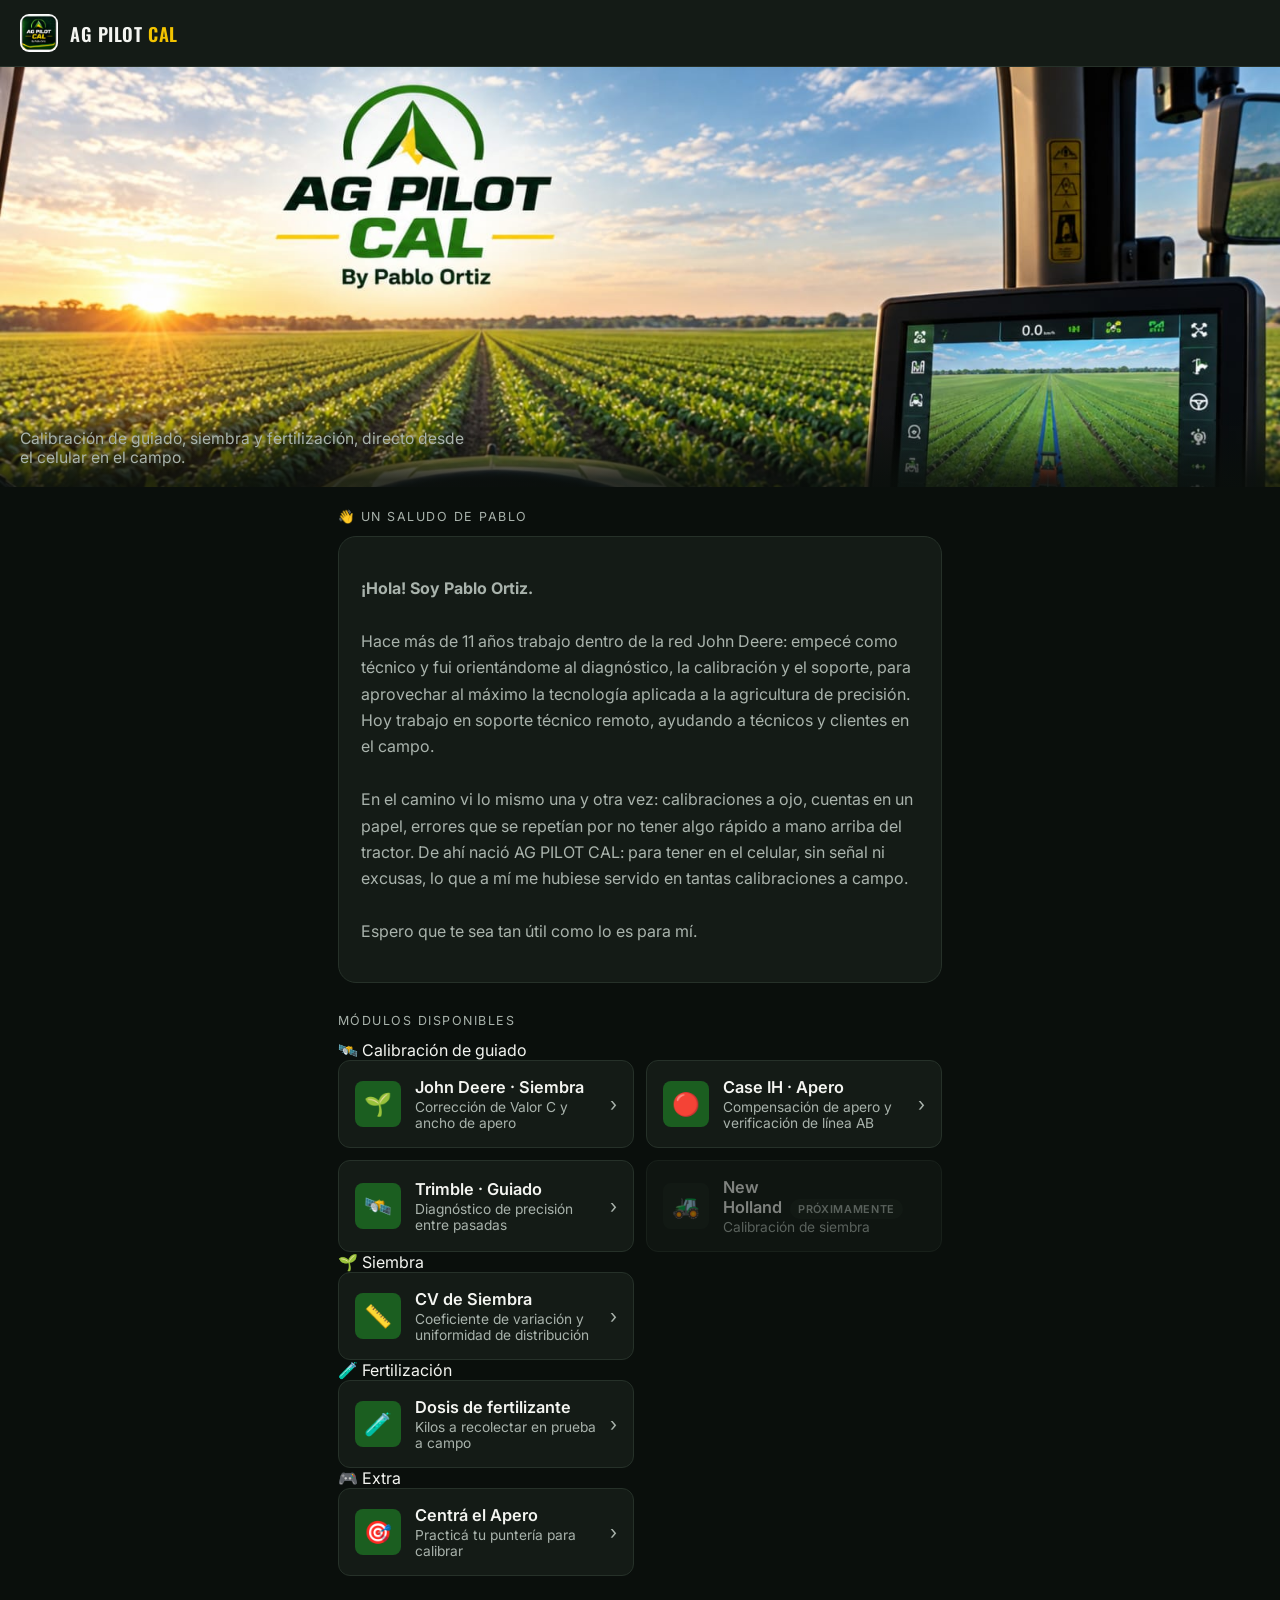
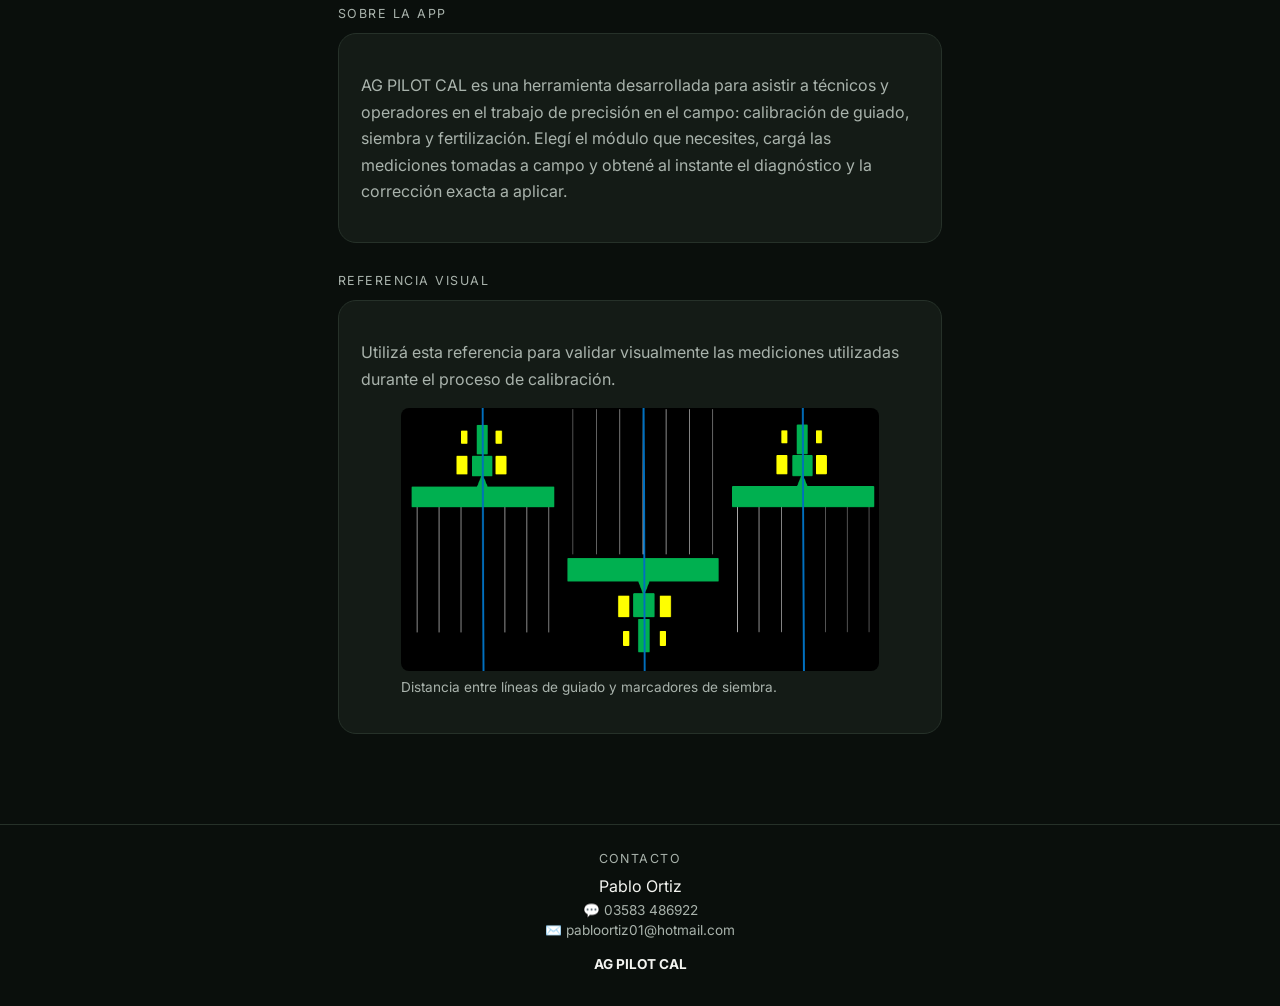
<file: index.html>
<!DOCTYPE html>
<html lang="es">
<head>
<meta charset="UTF-8">
<meta name="viewport" content="width=device-width, initial-scale=1.0, viewport-fit=cover">
<title>AG PILOT CAL — Herramientas para el Trabajo de Precisión</title>
<meta name="description" content="Calibración de guiado, siembra y fertilización para el trabajo de precisión en el campo.">

<!-- PWA -->
<meta name="theme-color" content="#0a0f0c">
<link rel="manifest" href="manifest.json">
<link rel="icon" href="img/favicon.png">
<link rel="apple-touch-icon" href="img/apple-touch-icon.png">
<meta name="apple-mobile-web-app-capable" content="yes">
<meta name="apple-mobile-web-app-status-bar-style" content="black-translucent">
<meta name="apple-mobile-web-app-title" content="AG PILOT CAL">

<!-- social preview -->
<meta property="og:title" content="AG PILOT CAL">
<meta property="og:description" content="Calibración de guiado, siembra y fertilización para el trabajo de precisión en el campo.">
<meta property="og:image" content="img/portada.jpg">
<meta property="og:type" content="website">

<link rel="preconnect" href="https://fonts.googleapis.com">
<link rel="preconnect" href="https://fonts.gstatic.com" crossorigin>
<link href="https://fonts.googleapis.com/css2?family=Oswald:wght@500;600;700&family=Inter:wght@400;500;600&display=swap" rel="stylesheet">

<link rel="stylesheet" href="css/style.css">
</head>
<body>

<header class="topbar">
  <img src="img/icon-192.png" alt="AG PILOT CAL">
  <div class="brand">AG PILOT <span>CAL</span></div>
</header>

<div class="hero">
  <img src="img/portada.jpg" alt="Cabina de tractor con pantalla de guiado agrícola">
  <div class="hero-copy">
    <p>Calibración de guiado, siembra y fertilización, directo desde el celular en el campo.</p>
  </div>
</div>

<main>

  <section>
    <div class="section-title">👋 UN SALUDO DE PABLO</div>
    <div class="card">
      <p>
        <strong>¡Hola! Soy Pablo Ortiz.</strong><br><br>
        Hace más de 11 años trabajo dentro de la red John Deere: empecé como técnico
        y fui orientándome al diagnóstico, la calibración y el soporte, para aprovechar
        al máximo la tecnología aplicada a la agricultura de precisión. Hoy trabajo en
        soporte técnico remoto, ayudando a técnicos y clientes en el campo.<br><br>
        En el camino vi lo mismo una y otra vez: calibraciones a ojo, cuentas en un
        papel, errores que se repetían por no tener algo rápido a mano arriba del
        tractor. De ahí nació AG PILOT CAL: para tener en el celular, sin señal ni
        excusas, lo que a mí me hubiese servido en tantas calibraciones a campo.<br><br>
        Espero que te sea tan útil como lo es para mí.
      </p>
    </div>
  </section>

  <section>
    <div class="section-title">MÓDULOS DISPONIBLES</div>

    <div class="category-title">🛰️ Calibración de guiado</div>
    <div class="modules">

      <a class="module-card active" href="modules/john-deere-siembra.html">
        <div class="icon">🌱</div>
        <div class="info">
          <div class="name">John Deere · Siembra</div>
          <div class="desc">Corrección de Valor C y ancho de apero</div>
        </div>
        <div class="chevron">›</div>
      </a>

      <a class="module-card active" href="modules/case-ih.html">
        <div class="icon">🔴</div>
        <div class="info">
          <div class="name">Case IH · Apero</div>
          <div class="desc">Compensación de apero y verificación de línea AB</div>
        </div>
        <div class="chevron">›</div>
      </a>

      <a class="module-card active" href="modules/trimble.html">
        <div class="icon">🛰️</div>
        <div class="info">
          <div class="name">Trimble · Guiado</div>
          <div class="desc">Diagnóstico de precisión entre pasadas</div>
        </div>
        <div class="chevron">›</div>
      </a>

      <div class="module-card disabled">
        <div class="icon">🚜</div>
        <div class="info">
          <div class="name">New Holland<span class="badge">Próximamente</span></div>
          <div class="desc">Calibración de siembra</div>
        </div>
      </div>

    </div>

    <div class="category-title">🌱 Siembra</div>
    <div class="modules">

      <a class="module-card active" href="modules/cv-siembra.html">
        <div class="icon">📏</div>
        <div class="info">
          <div class="name">CV de Siembra</div>
          <div class="desc">Coeficiente de variación y uniformidad de distribución</div>
        </div>
        <div class="chevron">›</div>
      </a>

    </div>

    <div class="category-title">🧪 Fertilización</div>
    <div class="modules">

      <a class="module-card active" href="modules/fertilizante.html">
        <div class="icon">🧪</div>
        <div class="info">
          <div class="name">Dosis de fertilizante</div>
          <div class="desc">Kilos a recolectar en prueba a campo</div>
        </div>
        <div class="chevron">›</div>
      </a>

    </div>

    <div class="category-title">🎮 Extra</div>
    <div class="modules">

      <a class="module-card active" href="modules/juego-centrado.html">
        <div class="icon">🎯</div>
        <div class="info">
          <div class="name">Centrá el Apero</div>
          <div class="desc">Practicá tu puntería para calibrar</div>
        </div>
        <div class="chevron">›</div>
      </a>

    </div>

  </section>

  <section>
    <div class="section-title">SOBRE LA APP</div>
    <div class="card">
      <p>
        AG PILOT CAL es una herramienta desarrollada para asistir a técnicos y operadores
        en el trabajo de precisión en el campo: calibración de guiado, siembra y
        fertilización. Elegí el módulo que necesites, cargá las mediciones tomadas a
        campo y obtené al instante el diagnóstico y la corrección exacta a aplicar.
      </p>
    </div>
  </section>

  <section>
    <div class="section-title">REFERENCIA VISUAL</div>
    <div class="card">
      <p>Utilizá esta referencia para validar visualmente las mediciones utilizadas durante el proceso de calibración.</p>
      <figure>
        <img src="img/referencia.png" alt="Esquema de referencia de medición de surcos y marcadores">
        <figcaption>Distancia entre líneas de guiado y marcadores de siembra.</figcaption>
      </figure>
    </div>
  </section>

</main>

<footer>
  <div class="contact">
    <div class="label">Contacto</div>
    <div class="name">Pablo Ortiz</div>
    <a href="https://wa.me/5493583486922" target="_blank" rel="noopener">💬 03583 486922</a>
    <a href="mailto:pabloortiz01@hotmail.com">✉️ pabloortiz01@hotmail.com</a>
  </div>
  <strong>AG PILOT CAL</strong>
</footer>

<script>
if ('serviceWorker' in navigator) {
  window.addEventListener('load', () => {
    navigator.serviceWorker.register('service-worker.js');
  });
}
</script>

</body>
</html>
</file>
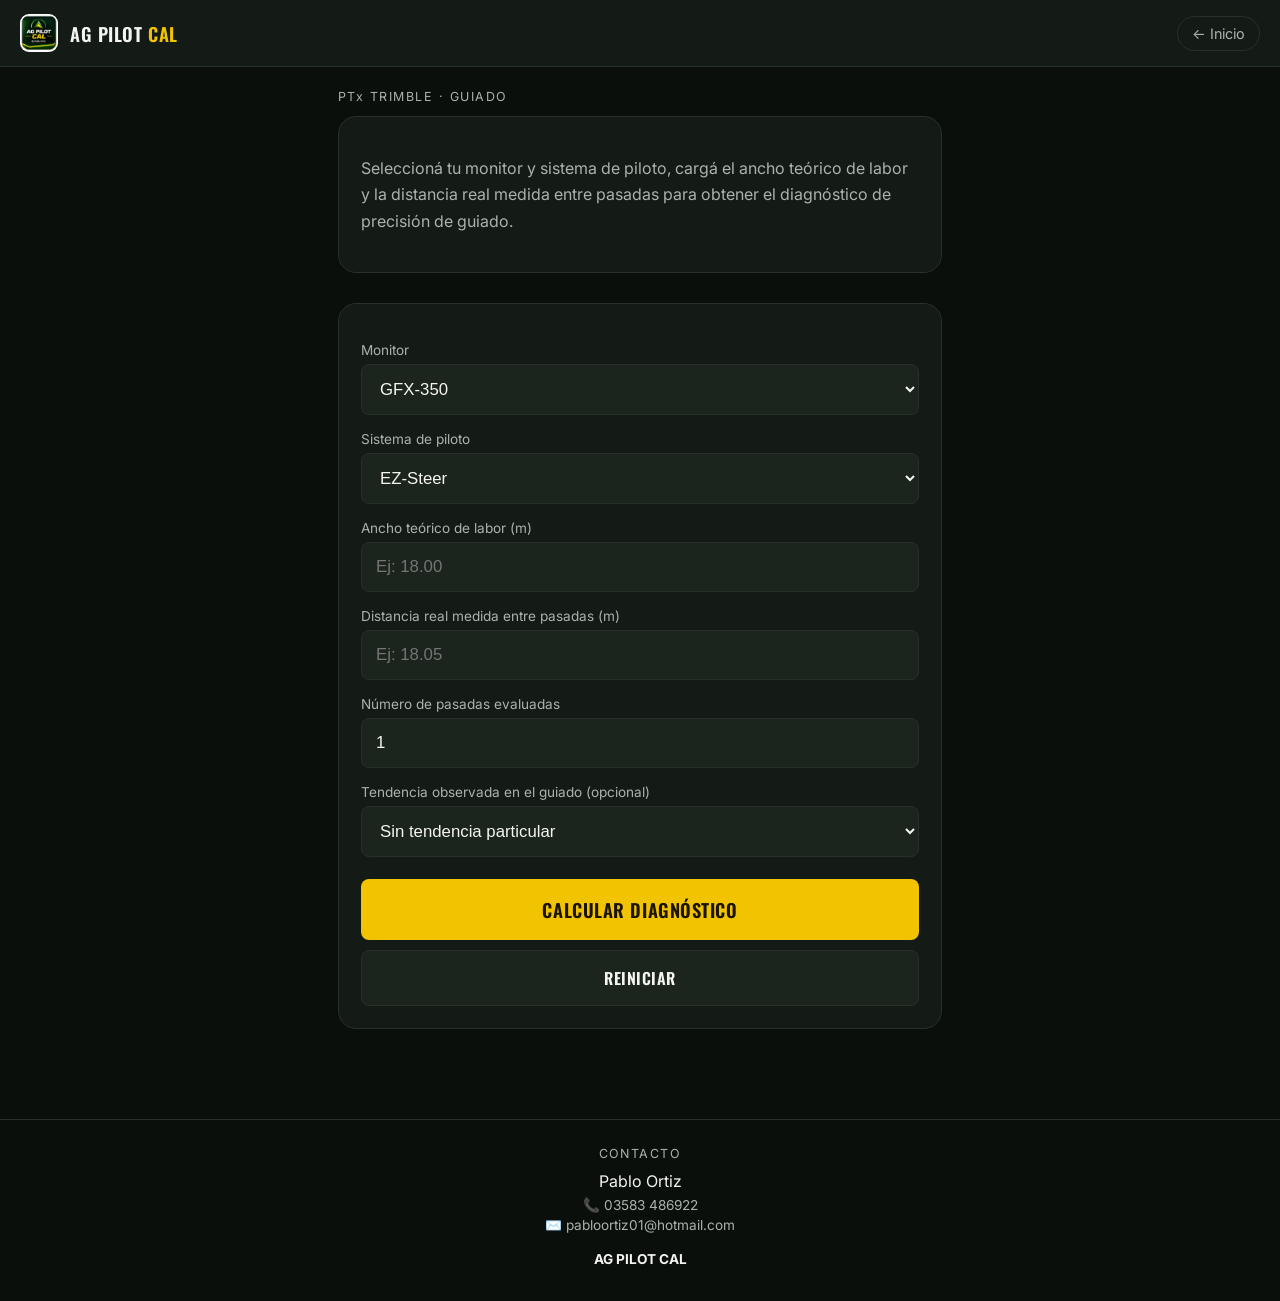
<file: trimble.html>
<!DOCTYPE html>
<html lang="es">
<head>
<meta charset="UTF-8">
<meta name="viewport" content="width=device-width, initial-scale=1.0, viewport-fit=cover">
<title>Trimble · Guiado — AG PILOT CAL</title>
<meta name="theme-color" content="#0a0f0c">
<link rel="manifest" href="../manifest.json">
<link rel="icon" href="../img/favicon.png">
<link rel="apple-touch-icon" href="../img/apple-touch-icon.png">

<link rel="preconnect" href="https://fonts.googleapis.com">
<link rel="preconnect" href="https://fonts.gstatic.com" crossorigin>
<link href="https://fonts.googleapis.com/css2?family=Oswald:wght@500;600;700&family=Inter:wght@400;500;600&display=swap" rel="stylesheet">

<link rel="stylesheet" href="../css/style.css">
</head>
<body>

<header class="topbar">
  <img src="../img/icon-192.png" alt="AG PILOT CAL">
  <div class="brand">AG PILOT <span>CAL</span></div>
  <a class="back" href="../index.html">← Inicio</a>
</header>

<main>

  <section>
    <div class="section-title">PTx TRIMBLE · GUIADO</div>
    <div class="card">
      <p>Seleccioná tu monitor y sistema de piloto, cargá el ancho teórico de labor y la
      distancia real medida entre pasadas para obtener el diagnóstico de precisión de guiado.</p>
    </div>
  </section>

  <section>
    <div class="card">

      <label for="monitor">Monitor</label>
      <select id="monitor">
        <option>GFX-350</option>
        <option>GFX-750</option>
        <option>GFX-1060</option>
        <option>CFX-750</option>
        <option>FMX-1000</option>
        <option>TMX-2050</option>
      </select>

      <label for="pilot">Sistema de piloto</label>
      <select id="pilot">
        <option>EZ-Steer</option>
        <option>EZ-Pilot</option>
        <option>EZ-Pilot Pro</option>
        <option>Autopilot</option>
        <option>Autopilot Motor Drive</option>
      </select>

      <label for="ancho">Ancho teórico de labor (m)</label>
      <input id="ancho" type="number" step="0.01" inputmode="decimal" placeholder="Ej: 18.00">

      <label for="real">Distancia real medida entre pasadas (m)</label>
      <input id="real" type="number" step="0.01" inputmode="decimal" placeholder="Ej: 18.05">

      <label for="pasadas">Número de pasadas evaluadas</label>
      <input id="pasadas" type="number" inputmode="numeric" value="1">

      <label for="tendencia">Tendencia observada en el guiado (opcional)</label>
      <select id="tendencia">
        <option value="">Sin tendencia particular</option>
        <option value="izquierda">Error constante a la izquierda</option>
        <option value="derecha">Error constante a la derecha</option>
        <option value="oscilacion">Oscilación alrededor de la línea</option>
        <option value="lento">Ingreso lento a línea AB</option>
        <option value="ladera">Desviación en pendientes/laderas</option>
      </select>

      <button class="primary" onclick="calcularTrimble()">Calcular diagnóstico</button>
      <button class="secondary" onclick="reiniciarTrimble()">Reiniciar</button>

    </div>
  </section>

  <section class="result" id="resultadoTrimble">
    <div class="card">
      <h2>Resultado</h2>

      <div class="box">
        <b>Error</b>
        <div id="rError" class="value"></div>
      </div>

      <div class="box">
        <b>Error %</b>
        <div id="rErrorPct" class="value"></div>
      </div>

      <div class="box">
        <b>Corrección sugerida</b>
        <div id="rCorreccion" class="value"></div>
      </div>

      <div class="action-list" id="avanzadoBox" style="display:none;">
        <h3>Diagnóstico avanzado</h3>
        <div id="rAvanzado"></div>
      </div>

      <div class="action-list">
        <h3 id="rEstado"></h3>
        <div id="rDiagnostico"></div>
      </div>
    </div>
  </section>

</main>

<footer>
  <div class="contact">
    <div class="label">Contacto</div>
    <div class="name">Pablo Ortiz</div>
    <a href="tel:03583486922">📞 03583 486922</a>
    <a href="mailto:pabloortiz01@hotmail.com">✉️ pabloortiz01@hotmail.com</a>
  </div>
  <strong>AG PILOT CAL</strong>
</footer>

<script>
// Diagnóstico avanzado según tendencia observada — validado por el usuario.
function diagnosticoAvanzado(error, tendencia){
    let mensaje = "";
    if(tendencia === "izquierda"){
        mensaje = "Error constante a la izquierda: verificar offset lateral de antena.";
    }
    if(tendencia === "derecha"){
        mensaje = "Error constante a la derecha: verificar offset lateral de antena.";
    }
    if(tendencia === "oscilacion"){
        mensaje = "Oscilación alrededor de la línea: disminuir agresividad o gain.";
    }
    if(tendencia === "lento"){
        mensaje = "Ingreso lento a línea AB: aumentar gain de adquisición.";
    }
    if(tendencia === "ladera"){
        mensaje = "Desviación en pendientes: recalibrar IMU/T3.";
    }
    return mensaje;
}

// Fórmula de diagnóstico Trimble PTx — validada por el usuario.
function calcularTrimble() {
    let ancho = parseFloat(document.getElementById("ancho").value);
    let real = parseFloat(document.getElementById("real").value);
    let pasadas = parseInt(document.getElementById("pasadas").value);

    if(isNaN(ancho) || isNaN(real)){
        alert("Complete todos los campos");
        return;
    }
    if(isNaN(pasadas) || pasadas < 1){
        pasadas = 1;
    }

    let error = real - ancho;
    let errorCm = error * 100;
    let errorPorcentaje = (error / ancho) * 100;
    let correccion = error / pasadas;

    let estado = "";
    let recomendacion = "";
    let absError = Math.abs(errorCm);

    if(absError <= 2){
        estado = "🟢 EXCELENTE";
        recomendacion = "Guiado dentro de tolerancia.";
    } else if(absError <= 5){
        estado = "🟢 MUY BUENO";
        recomendacion = "Pequeña desviación. Revisar si se busca máxima precisión.";
    } else if(absError <= 10){
        estado = "🟡 ACEPTABLE";
        recomendacion = "Conviene realizar ajuste fino de guiado.";
    } else {
        estado = "⚠ FUERA DE TOLERANCIA";
        if(error < 0){
            recomendacion = "Existe solape. Revisar offset de antena, ancho de implemento y ganancia.";
        } else {
            recomendacion = "Existe franja sin cubrir. Revisar offset de antena, adquisición de línea y configuración del implemento.";
        }
    }

    document.getElementById("rError").innerHTML = errorCm.toFixed(1) + " cm";
    document.getElementById("rErrorPct").innerHTML = errorPorcentaje.toFixed(2) + " %";
    document.getElementById("rCorreccion").innerHTML = (correccion*100).toFixed(1) + " cm";
    document.getElementById("rEstado").innerHTML = estado;
    document.getElementById("rDiagnostico").innerHTML = recomendacion;

    let tendencia = document.getElementById("tendencia").value;
    let mensajeAvanzado = diagnosticoAvanzado(error, tendencia);
    if(mensajeAvanzado){
        document.getElementById("rAvanzado").innerHTML = mensajeAvanzado;
        document.getElementById("avanzadoBox").style.display = "block";
    } else {
        document.getElementById("avanzadoBox").style.display = "none";
    }

    document.getElementById("resultadoTrimble").style.display = "block";
}

function reiniciarTrimble(){
    document.getElementById("ancho").value = "";
    document.getElementById("real").value = "";
    document.getElementById("pasadas").value = "1";
    document.getElementById("monitor").selectedIndex = 0;
    document.getElementById("pilot").selectedIndex = 0;
    document.getElementById("tendencia").selectedIndex = 0;
    document.getElementById("avanzadoBox").style.display = "none";
    document.getElementById("resultadoTrimble").style.display = "none";
}
</script>

</body>
</html>
</file>
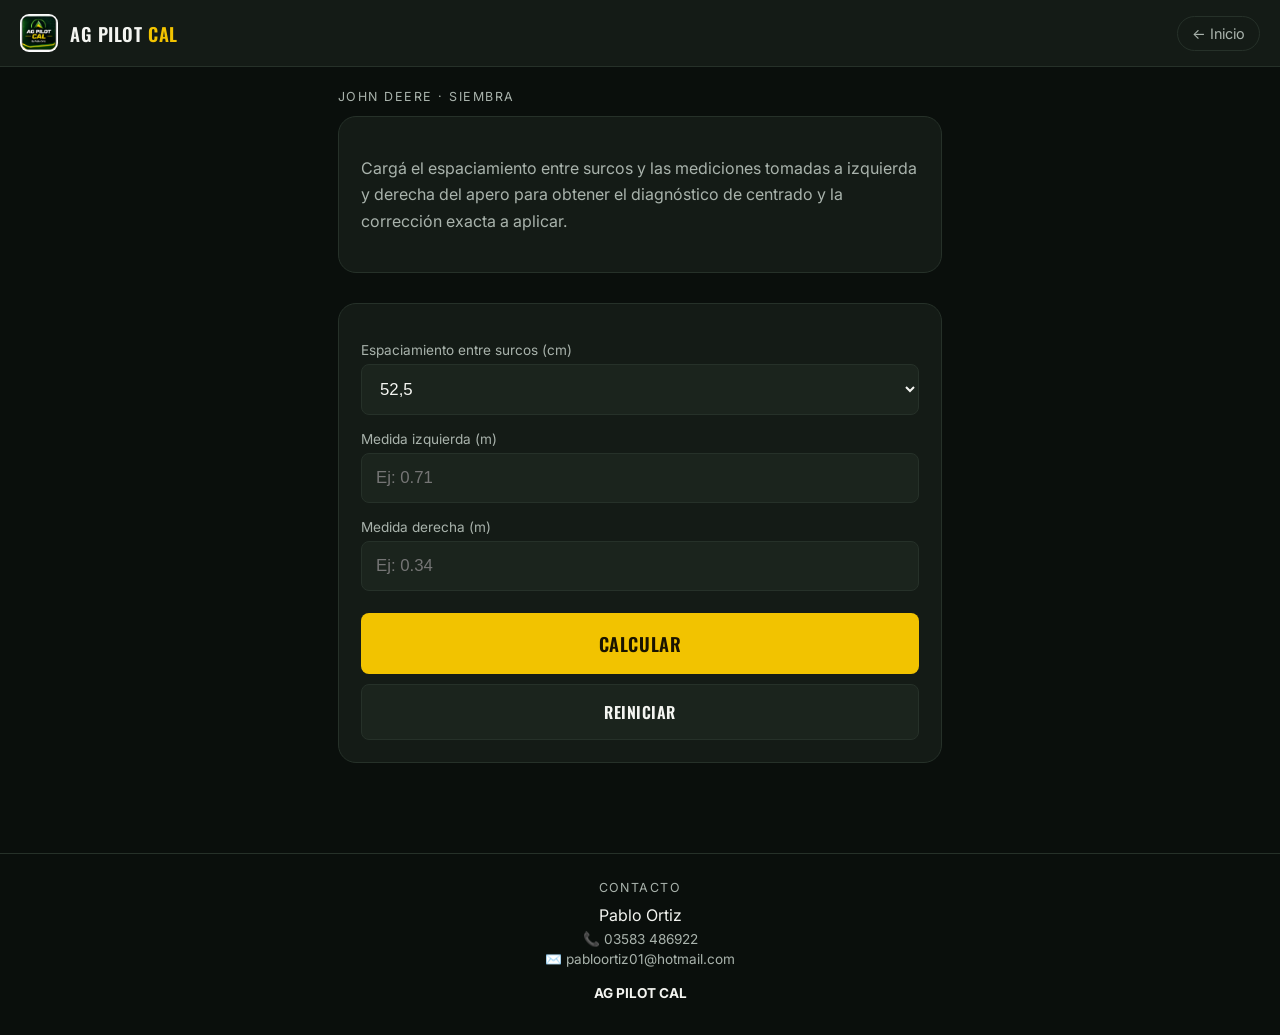
<file: modules/john-deere-siembra.html>
<!DOCTYPE html>
<html lang="es">
<head>
<meta charset="UTF-8">
<meta name="viewport" content="width=device-width, initial-scale=1.0, viewport-fit=cover">
<title>John Deere · Siembra — AG PILOT CAL</title>
<meta name="theme-color" content="#0a0f0c">
<link rel="manifest" href="../manifest.json">
<link rel="icon" href="../img/favicon.png">
<link rel="apple-touch-icon" href="../img/apple-touch-icon.png">

<link rel="preconnect" href="https://fonts.googleapis.com">
<link rel="preconnect" href="https://fonts.gstatic.com" crossorigin>
<link href="https://fonts.googleapis.com/css2?family=Oswald:wght@500;600;700&family=Inter:wght@400;500;600&display=swap" rel="stylesheet">

<link rel="stylesheet" href="../css/style.css">
</head>
<body>

<header class="topbar">
  <img src="../img/icon-192.png" alt="AG PILOT CAL">
  <div class="brand">AG PILOT <span>CAL</span></div>
  <a class="back" href="../index.html">← Inicio</a>
</header>

<main>

  <section>
    <div class="section-title">JOHN DEERE · SIEMBRA</div>
    <div class="card">
      <p>Cargá el espaciamiento entre surcos y las mediciones tomadas a izquierda y derecha
      del apero para obtener el diagnóstico de centrado y la corrección exacta a aplicar.</p>
    </div>
  </section>

  <section>
    <div class="card">

      <label for="surco">Espaciamiento entre surcos (cm)</label>
      <select id="surco">
        <option value="0.175">17,5</option>
        <option value="0.19">19</option>
        <option value="0.20">20</option>
        <option value="0.21">21</option>
        <option value="0.26">26</option>
        <option value="0.35">35</option>
        <option value="0.38">38</option>
        <option value="0.40">40</option>
        <option value="0.42">42</option>
        <option value="0.525" selected>52,5</option>
        <option value="0.63">63</option>
        <option value="0.70">70</option>
        <option value="0.762">76,2</option>
        <option value="0.80">80</option>
        <option value="0.90">90</option>
        <option value="1.00">100</option>
      </select>

      <label for="izq">Medida izquierda (m)</label>
      <input id="izq" type="number" step="0.001" inputmode="decimal" placeholder="Ej: 0.71">

      <label for="der">Medida derecha (m)</label>
      <input id="der" type="number" step="0.001" inputmode="decimal" placeholder="Ej: 0.34">

      <button class="primary" onclick="calcular()">Calcular</button>
      <button class="secondary" onclick="reiniciar()">Reiniciar</button>

    </div>
  </section>

  <section class="result" id="resultado">
    <div class="card">
      <h2>Diagnóstico</h2>
      <div id="estado" class="status-line"></div>

      <div class="box">
        <b>Corrección Valor C</b>
        <div id="valorC" class="value"></div>
      </div>

      <div class="box">
        <b>Corrección ancho de apero</b>
        <div id="anchoApero" class="value"></div>
      </div>

      <div class="action-list">
        <h3>Acciones recomendadas</h3>
        <div id="acciones"></div>
      </div>
    </div>
  </section>

</main>

<footer>
  <div class="contact">
    <div class="label">Contacto</div>
    <div class="name">Pablo Ortiz</div>
    <a href="tel:03583486922">📞 03583 486922</a>
    <a href="mailto:pabloortiz01@hotmail.com">✉️ pabloortiz01@hotmail.com</a>
  </div>
  <strong>AG PILOT CAL</strong>
</footer>

<script>
// Fórmula de calibración John Deere · Siembra — validada en campo.
function calcular(){

    let surco = parseFloat(document.getElementById("surco").value);
    let izq   = parseFloat(document.getElementById("izq").value);
    let der   = parseFloat(document.getElementById("der").value);

    if(isNaN(izq) || isNaN(der)){
        alert("Ingrese ambas mediciones.");
        return;
    }

    let teorico = surco * 2;
    let suma = izq + der;
    let diferenciaCentro = Math.abs(izq - der);
    let valorC = diferenciaCentro / 4;

    let direccion = "";
    if(izq > der){
        direccion = "Mover hacia la DERECHA";
    } else if(der > izq){
        direccion = "Mover hacia la IZQUIERDA";
    } else {
        direccion = "Sin corrección";
    }

    let correccionApero = (teorico - suma) / 2;
    let textoApero = "";
    if(correccionApero > 0){
        textoApero = "⬆ AUMENTAR +" + correccionApero.toFixed(3) + " m";
    } else if(correccionApero < 0){
        textoApero = "⬇ REDUCIR " + Math.abs(correccionApero).toFixed(3) + " m";
    } else {
        textoApero = "✅ Sin corrección";
    }

    let tolerancia = 0.02;
    let estado = "";
    if(Math.abs(suma - teorico) <= tolerancia){
        estado = '<span class="status-ok">🟢 APERO CENTRADO</span>';
    } else {
        estado = '<span class="status-warn">⚠ VERIFICAR CENTRADO</span>';
    }

    document.getElementById("estado").innerHTML = estado;
    document.getElementById("valorC").innerHTML = valorC.toFixed(3) + " m<br>" + direccion;
    document.getElementById("anchoApero").innerHTML = textoApero;
    document.getElementById("acciones").innerHTML =
        "1. Modificar Valor C: " + valorC.toFixed(3) + " m<br><br>" +
        "2. " + textoApero + "<br><br>" +
        "3. Verificar nuevamente en campo.";

    document.getElementById("resultado").style.display = "block";
}

function reiniciar(){
    document.getElementById("surco").value = "0.525";
    document.getElementById("izq").value = "";
    document.getElementById("der").value = "";
    document.getElementById("resultado").style.display = "none";
}
</script>

</body>
</html>
</file>
<file: css/style.css>
/* ============================================
   AG PILOT CAL — design tokens
   ============================================ */
:root{
  --bg:            #0a0f0c;
  --surface:       #141b16;
  --surface-2:     #1b241d;
  --border:        #263129;

  --primary:       #1b5e20;
  --primary-light: #2e8b34;
  --accent:        #f2c300;
  --accent-dim:    #c9a300;

  --text:          #f4f5f1;
  --text-dim:      #a9b3ac;

  --success:       #48c05c;
  --warning:       #ffab2e;
  --danger:        #ff5a52;

  --radius-lg: 18px;
  --radius-md: 12px;
  --radius-sm: 8px;

  --shadow: 0 10px 30px rgba(0,0,0,.45);
}

*{ box-sizing:border-box; }

html,body{
  margin:0;
  padding:0;
  background:var(--bg);
  color:var(--text);
  font-family:'Inter',-apple-system,BlinkMacSystemFont,'Segoe UI',Roboto,sans-serif;
  -webkit-tap-highlight-color:transparent;
}

h1,h2,h3,.brand-word{
  font-family:'Oswald','Inter',sans-serif;
  text-transform:uppercase;
  letter-spacing:.02em;
  margin:0;
}

a{ color:inherit; }

img{ max-width:100%; display:block; }

/* ---------- top nav ---------- */
.topbar{
  display:flex;
  align-items:center;
  gap:12px;
  padding:14px 20px;
  background:var(--surface);
  border-bottom:1px solid var(--border);
  position:sticky;
  top:0;
  z-index:10;
}
.topbar img{
  width:38px;
  height:38px;
  border-radius:9px;
}
.topbar .brand{
  font-family:'Oswald',sans-serif;
  font-size:1.15rem;
  font-weight:600;
  letter-spacing:.03em;
}
.topbar .brand span{ color:var(--accent); }
.topbar .back{
  margin-left:auto;
  font-size:.9rem;
  color:var(--text-dim);
  text-decoration:none;
  border:1px solid var(--border);
  padding:8px 14px;
  border-radius:999px;
}

/* ---------- hero ---------- */
.hero{
  position:relative;
  overflow:hidden;
}
.hero img{
  width:100%;
  height:min(60vw,420px);
  object-fit:cover;
  object-position:center top;
}
.hero-copy{
  position:absolute;
  left:0; right:0; bottom:0;
  display:flex;
  flex-direction:column;
  justify-content:flex-end;
  padding:16px 20px 20px;
  background:linear-gradient(180deg,rgba(10,15,12,0) 0%,rgba(10,15,12,.85) 90%);
}
.hero-copy p{
  margin:0;
  color:var(--text-dim);
  font-size:.98rem;
  max-width:46ch;
}

/* ---------- layout ---------- */
main{
  max-width:640px;
  margin:0 auto;
  padding:22px 18px 60px;
}
section{ margin-bottom:30px; }
.section-title{
  font-size:.78rem;
  color:var(--text-dim);
  letter-spacing:.12em;
  margin-bottom:12px;
}

/* ---------- module cards ---------- */
.modules{
  display:grid;
  grid-template-columns:1fr;
  gap:12px;
}
.module-card{
  display:flex;
  align-items:center;
  gap:14px;
  background:var(--surface);
  border:1px solid var(--border);
  border-radius:var(--radius-md);
  padding:16px;
  text-decoration:none;
  color:var(--text);
  transition:border-color .15s ease, transform .15s ease;
}
.module-card:active{ transform:scale(.98); }
.module-card.active:hover{ border-color:var(--primary-light); }
.module-card .icon{
  width:46px;
  height:46px;
  border-radius:var(--radius-sm);
  background:var(--primary);
  display:flex;
  align-items:center;
  justify-content:center;
  font-size:1.4rem;
  flex-shrink:0;
}
.module-card .info{ flex:1; min-width:0; }
.module-card .info .name{
  font-weight:600;
  font-size:1.02rem;
}
.module-card .info .desc{
  color:var(--text-dim);
  font-size:.86rem;
  margin-top:2px;
}
.module-card .chevron{ color:var(--text-dim); font-size:1.2rem; }

.module-card.disabled{
  opacity:.5;
  cursor:default;
  pointer-events:none;
}
.module-card.disabled .icon{ background:var(--surface-2); }
.module-card .badge{
  font-size:.68rem;
  letter-spacing:.06em;
  text-transform:uppercase;
  background:var(--surface-2);
  color:var(--text-dim);
  padding:3px 8px;
  border-radius:999px;
  margin-left:8px;
}

/* ---------- generic card ---------- */
.card{
  background:var(--surface);
  border:1px solid var(--border);
  border-radius:var(--radius-lg);
  padding:22px;
}
.card p{
  line-height:1.65;
  color:var(--text-dim);
}
.card + .card{ margin-top:16px; }
.card img{ border-radius:var(--radius-sm); margin-top:14px; }
.card figcaption{
  color:var(--text-dim);
  font-size:.85rem;
  margin-top:8px;
}

/* ---------- footer ---------- */
footer{
  text-align:center;
  padding:26px 20px 34px;
  color:var(--text-dim);
  font-size:.85rem;
  border-top:1px solid var(--border);
}
footer strong{ color:var(--text); }
.contact{
  margin-bottom:18px;
}
.contact .label{
  font-size:.78rem;
  letter-spacing:.12em;
  text-transform:uppercase;
  color:var(--text-dim);
  margin-bottom:10px;
}
.contact .name{
  color:var(--text);
  font-size:1rem;
  margin-bottom:6px;
}
.contact a{
  display:block;
  color:var(--text-dim);
  text-decoration:none;
  margin-top:4px;
}
.contact a:active{ color:var(--accent); }

/* ---------- form controls (calibration tool) ---------- */
label{
  display:block;
  font-size:.85rem;
  color:var(--text-dim);
  margin:16px 0 6px;
}
select, input[type="number"]{
  width:100%;
  padding:14px;
  font-size:1.05rem;
  border:1px solid var(--border);
  background:var(--surface-2);
  color:var(--text);
  border-radius:var(--radius-sm);
}
select:focus, input:focus{
  outline:2px solid var(--primary-light);
  outline-offset:1px;
}

button.primary{
  width:100%;
  padding:17px;
  background:var(--accent);
  color:#1a1400;
  font-family:'Oswald',sans-serif;
  font-size:1.15rem;
  letter-spacing:.03em;
  text-transform:uppercase;
  font-weight:600;
  border:none;
  border-radius:var(--radius-sm);
  cursor:pointer;
  margin-top:22px;
}
button.primary:active{ background:var(--accent-dim); }

button.secondary{
  width:100%;
  padding:15px;
  background:var(--surface-2);
  color:var(--text);
  font-family:'Oswald',sans-serif;
  font-size:1rem;
  letter-spacing:.03em;
  text-transform:uppercase;
  font-weight:600;
  border:1px solid var(--border);
  border-radius:var(--radius-sm);
  cursor:pointer;
  margin-top:10px;
}
button.secondary:active{ background:var(--surface); }

.result{ display:none; margin-top:20px; }
.status-line{
  font-family:'Oswald',sans-serif;
  font-size:1.25rem;
  letter-spacing:.01em;
}
.status-ok{ color:var(--success); }
.status-warn{ color:var(--warning); }

.box{
  background:var(--surface-2);
  border:1px solid var(--border);
  border-radius:var(--radius-sm);
  padding:14px 16px;
  margin-top:12px;
}
.box b{
  display:block;
  font-size:.78rem;
  letter-spacing:.06em;
  text-transform:uppercase;
  color:var(--text-dim);
  margin-bottom:6px;
}
.box .value{ font-size:1.3rem; font-weight:600; }

.action-list{
  background:var(--surface-2);
  border-radius:var(--radius-sm);
  padding:16px;
  margin-top:16px;
  line-height:1.8;
}
.action-list h3{
  font-size:.9rem;
  color:var(--accent);
  margin-bottom:8px;
}

@media (min-width:520px){
  .modules{ grid-template-columns:1fr 1fr; }
}
</file>
